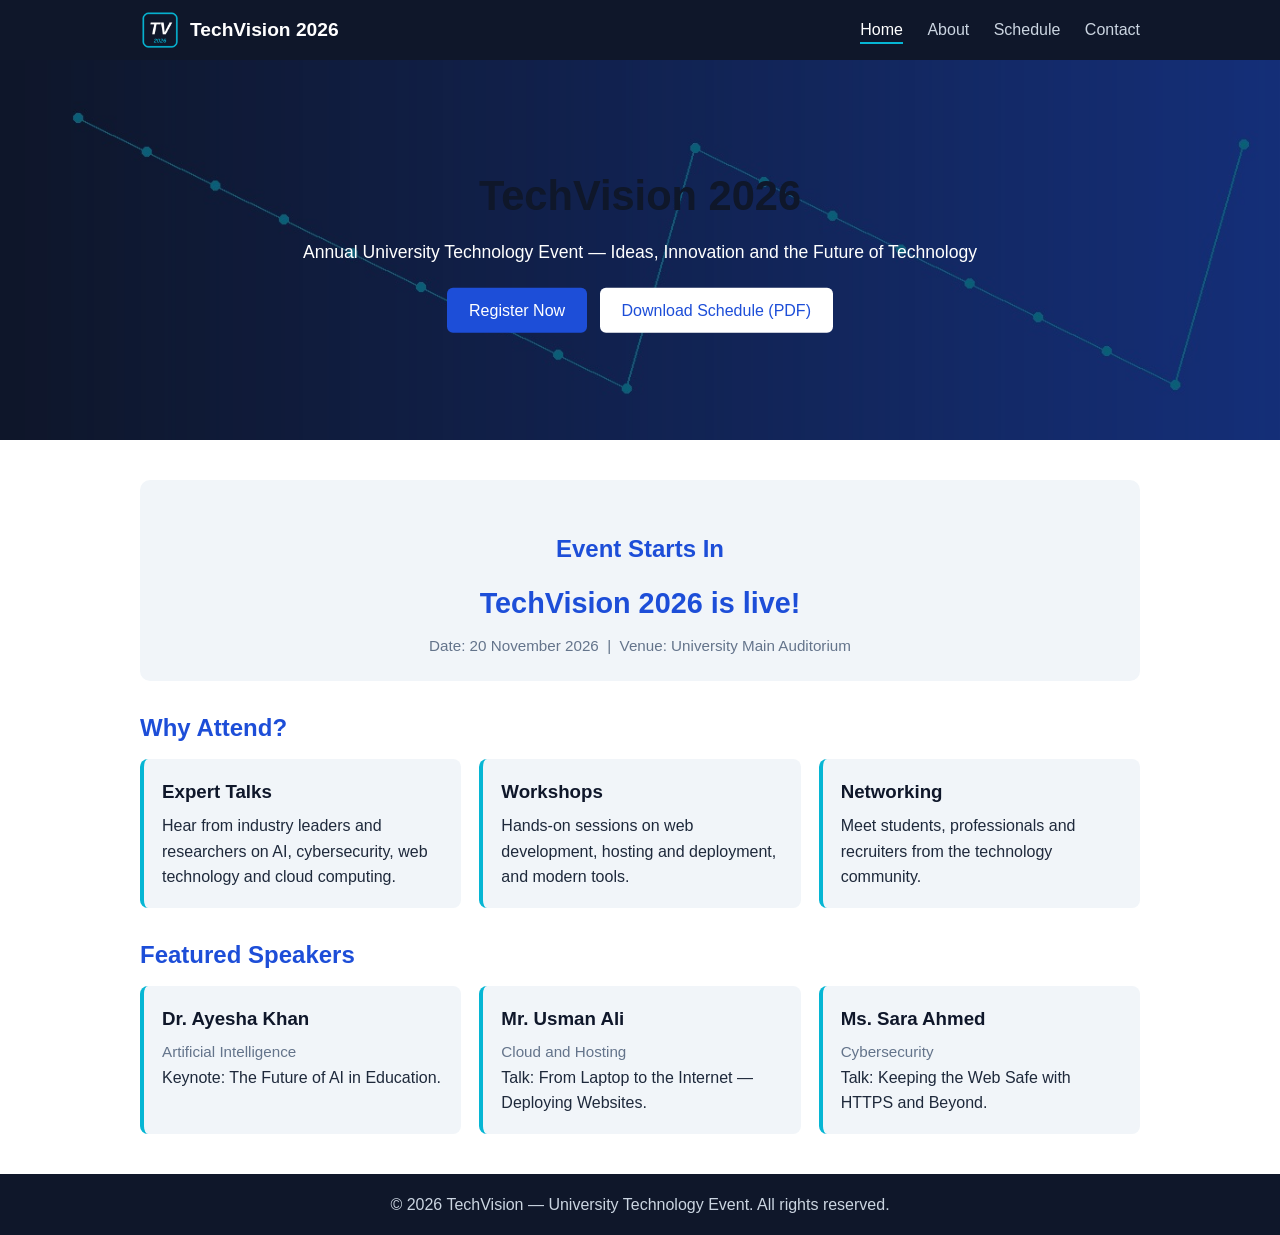
<file: index.html>
<!DOCTYPE html>
<html lang="en">
<head>
  <meta charset="UTF-8">
  <meta name="viewport" content="width=device-width, initial-scale=1.0">
  <title>TechVision 2026 | Annual University Technology Event</title>
  <link rel="stylesheet" href="css/style.css">
</head>
<body>
  <header class="site-header">
    <div class="container nav">
      <a href="index.html" class="brand"><img src="images/logo.png" alt="TechVision 2026 logo"><span>TechVision 2026</span></a>
      <nav>
        <a href="index.html" class="active">Home</a>
        <a href="about.html">About</a>
        <a href="schedule.html">Schedule</a>
        <a href="contact.html">Contact</a>
      </nav>
    </div>
  </header>

  <section class="hero">
    <img src="images/banner.jpg" alt="TechVision 2026 banner" class="hero-img">
    <div class="hero-text">
      <h1>TechVision 2026</h1>
      <p>Annual University Technology Event &mdash; Ideas, Innovation and the Future of Technology</p>
      <a href="contact.html" class="btn">Register Now</a>
      <a href="documents/schedule.pdf" class="btn btn-light" download>Download Schedule (PDF)</a>
    </div>
  </section>

  <main class="container">
    <section class="countdown-box">
      <h2>Event Starts In</h2>
      <div id="countdown">Loading...</div>
      <p class="muted">Date: 20 November 2026 &nbsp;|&nbsp; Venue: University Main Auditorium</p>
    </section>

    <section>
      <h2>Why Attend?</h2>
      <div class="grid">
        <div class="card"><h3>Expert Talks</h3><p>Hear from industry leaders and researchers on AI, cybersecurity, web technology and cloud computing.</p></div>
        <div class="card"><h3>Workshops</h3><p>Hands-on sessions on web development, hosting and deployment, and modern tools.</p></div>
        <div class="card"><h3>Networking</h3><p>Meet students, professionals and recruiters from the technology community.</p></div>
      </div>
    </section>

    <section>
      <h2>Featured Speakers</h2>
      <div class="grid">
        <div class="card"><h3>Dr. Ayesha Khan</h3><p class="muted">Artificial Intelligence</p><p>Keynote: The Future of AI in Education.</p></div>
        <div class="card"><h3>Mr. Usman Ali</h3><p class="muted">Cloud and Hosting</p><p>Talk: From Laptop to the Internet &mdash; Deploying Websites.</p></div>
        <div class="card"><h3>Ms. Sara Ahmed</h3><p class="muted">Cybersecurity</p><p>Talk: Keeping the Web Safe with HTTPS and Beyond.</p></div>
      </div>
    </section>
  </main>

  <footer class="site-footer">
    <p>&copy; 2026 TechVision &mdash; University Technology Event. All rights reserved.</p>
  </footer>

  <script src="js/script.js"></script>
</body>
</html>
</file>
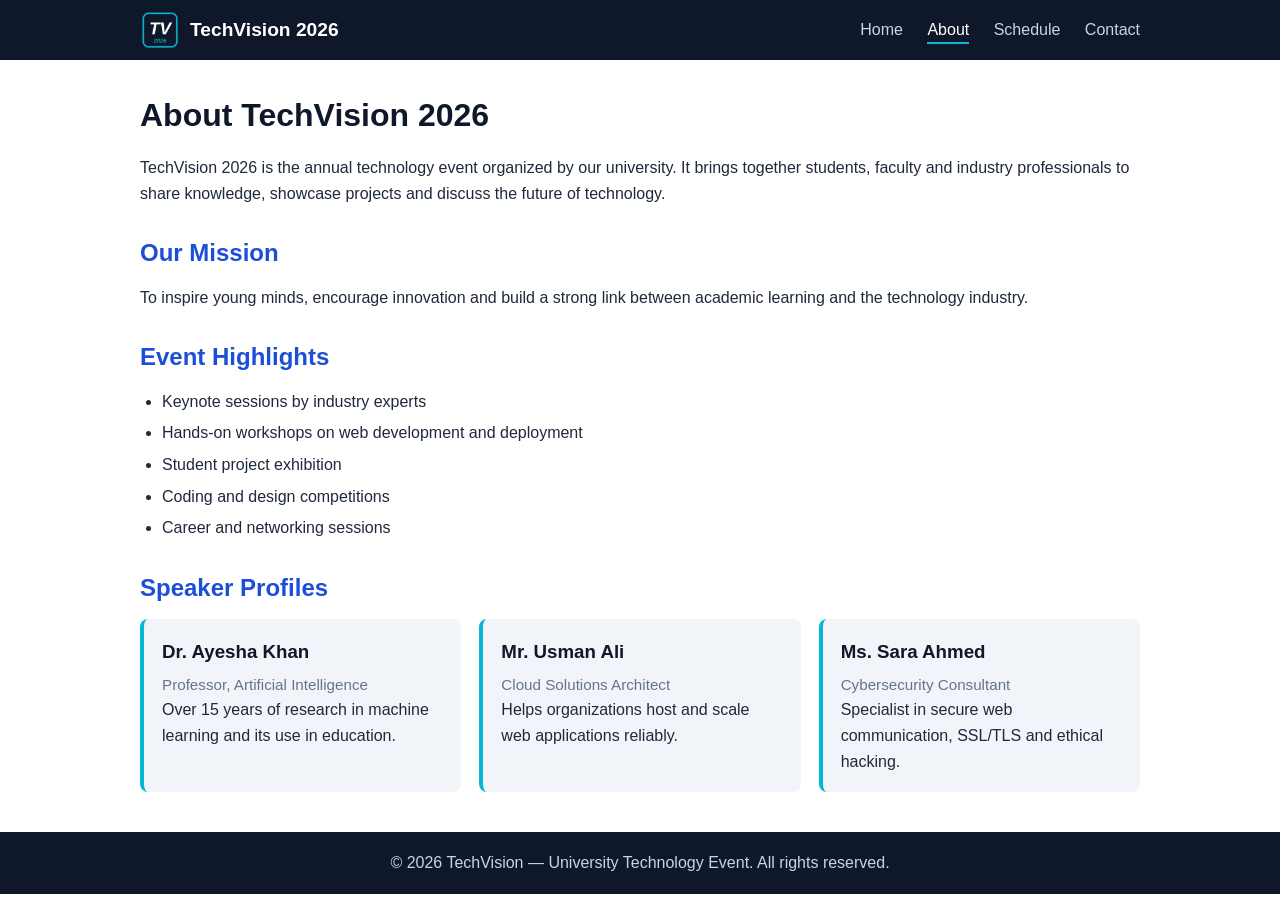
<file: about.html>
<!DOCTYPE html>
<html lang="en">
<head>
  <meta charset="UTF-8">
  <meta name="viewport" content="width=device-width, initial-scale=1.0">
  <title>About | TechVision 2026</title>
  <link rel="stylesheet" href="css/style.css">
</head>
<body>
  <header class="site-header">
    <div class="container nav">
      <a href="index.html" class="brand"><img src="images/logo.png" alt="TechVision 2026 logo"><span>TechVision 2026</span></a>
      <nav>
        <a href="index.html">Home</a>
        <a href="about.html" class="active">About</a>
        <a href="schedule.html">Schedule</a>
        <a href="contact.html">Contact</a>
      </nav>
    </div>
  </header>

  <main class="container">
    <h1>About TechVision 2026</h1>
    <p>TechVision 2026 is the annual technology event organized by our university. It brings together students, faculty and industry professionals to share knowledge, showcase projects and discuss the future of technology.</p>

    <h2>Our Mission</h2>
    <p>To inspire young minds, encourage innovation and build a strong link between academic learning and the technology industry.</p>

    <h2>Event Highlights</h2>
    <ul class="list">
      <li>Keynote sessions by industry experts</li>
      <li>Hands-on workshops on web development and deployment</li>
      <li>Student project exhibition</li>
      <li>Coding and design competitions</li>
      <li>Career and networking sessions</li>
    </ul>

    <h2>Speaker Profiles</h2>
    <div class="grid">
      <div class="card"><h3>Dr. Ayesha Khan</h3><p class="muted">Professor, Artificial Intelligence</p><p>Over 15 years of research in machine learning and its use in education.</p></div>
      <div class="card"><h3>Mr. Usman Ali</h3><p class="muted">Cloud Solutions Architect</p><p>Helps organizations host and scale web applications reliably.</p></div>
      <div class="card"><h3>Ms. Sara Ahmed</h3><p class="muted">Cybersecurity Consultant</p><p>Specialist in secure web communication, SSL/TLS and ethical hacking.</p></div>
    </div>
  </main>

  <footer class="site-footer">
    <p>&copy; 2026 TechVision &mdash; University Technology Event. All rights reserved.</p>
  </footer>

  <script src="js/script.js"></script>
</body>
</html>
</file>
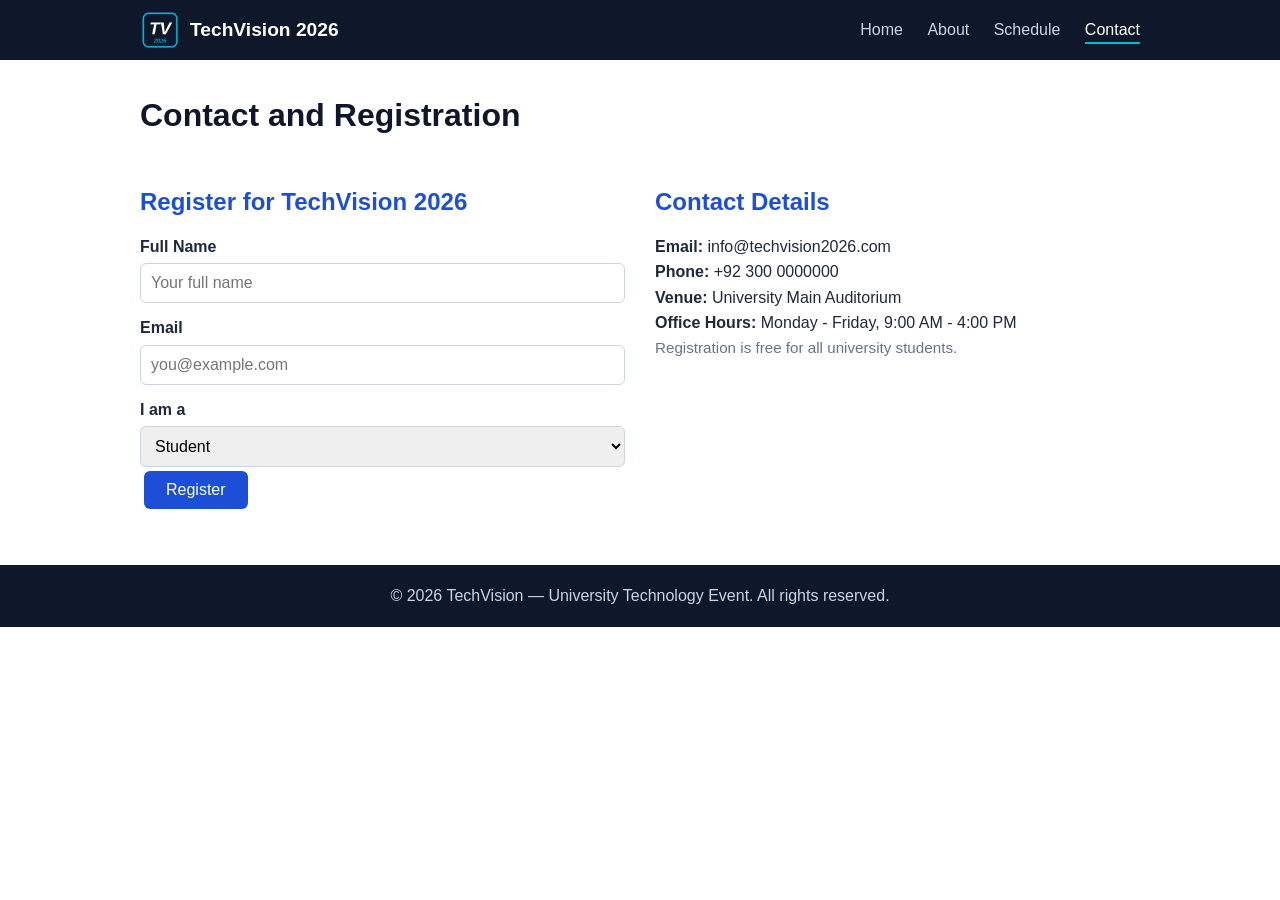
<file: contact.html>
<!DOCTYPE html>
<html lang="en">
<head>
  <meta charset="UTF-8">
  <meta name="viewport" content="width=device-width, initial-scale=1.0">
  <title>Contact and Registration | TechVision 2026</title>
  <link rel="stylesheet" href="css/style.css">
</head>
<body>
  <header class="site-header">
    <div class="container nav">
      <a href="index.html" class="brand"><img src="images/logo.png" alt="TechVision 2026 logo"><span>TechVision 2026</span></a>
      <nav>
        <a href="index.html">Home</a>
        <a href="about.html">About</a>
        <a href="schedule.html">Schedule</a>
        <a href="contact.html" class="active">Contact</a>
      </nav>
    </div>
  </header>

  <main class="container">
    <h1>Contact and Registration</h1>

    <div class="two-col">
      <section>
        <h2>Register for TechVision 2026</h2>
        <form id="regForm">
          <label for="name">Full Name</label>
          <input type="text" id="name" name="name" placeholder="Your full name">

          <label for="email">Email</label>
          <input type="email" id="email" name="email" placeholder="you@example.com">

          <label for="role">I am a</label>
          <select id="role" name="role">
            <option>Student</option>
            <option>Faculty</option>
            <option>Guest</option>
          </select>

          <button type="submit" class="btn">Register</button>
          <p id="formMsg" class="form-msg"></p>
        </form>
      </section>

      <section>
        <h2>Contact Details</h2>
        <p><strong>Email:</strong> info@techvision2026.com</p>
        <p><strong>Phone:</strong> +92 300 0000000</p>
        <p><strong>Venue:</strong> University Main Auditorium</p>
        <p><strong>Office Hours:</strong> Monday - Friday, 9:00 AM - 4:00 PM</p>
        <p class="muted">Registration is free for all university students.</p>
      </section>
    </div>
  </main>

  <footer class="site-footer">
    <p>&copy; 2026 TechVision &mdash; University Technology Event. All rights reserved.</p>
  </footer>

  <script src="js/script.js"></script>
</body>
</html>
</file>
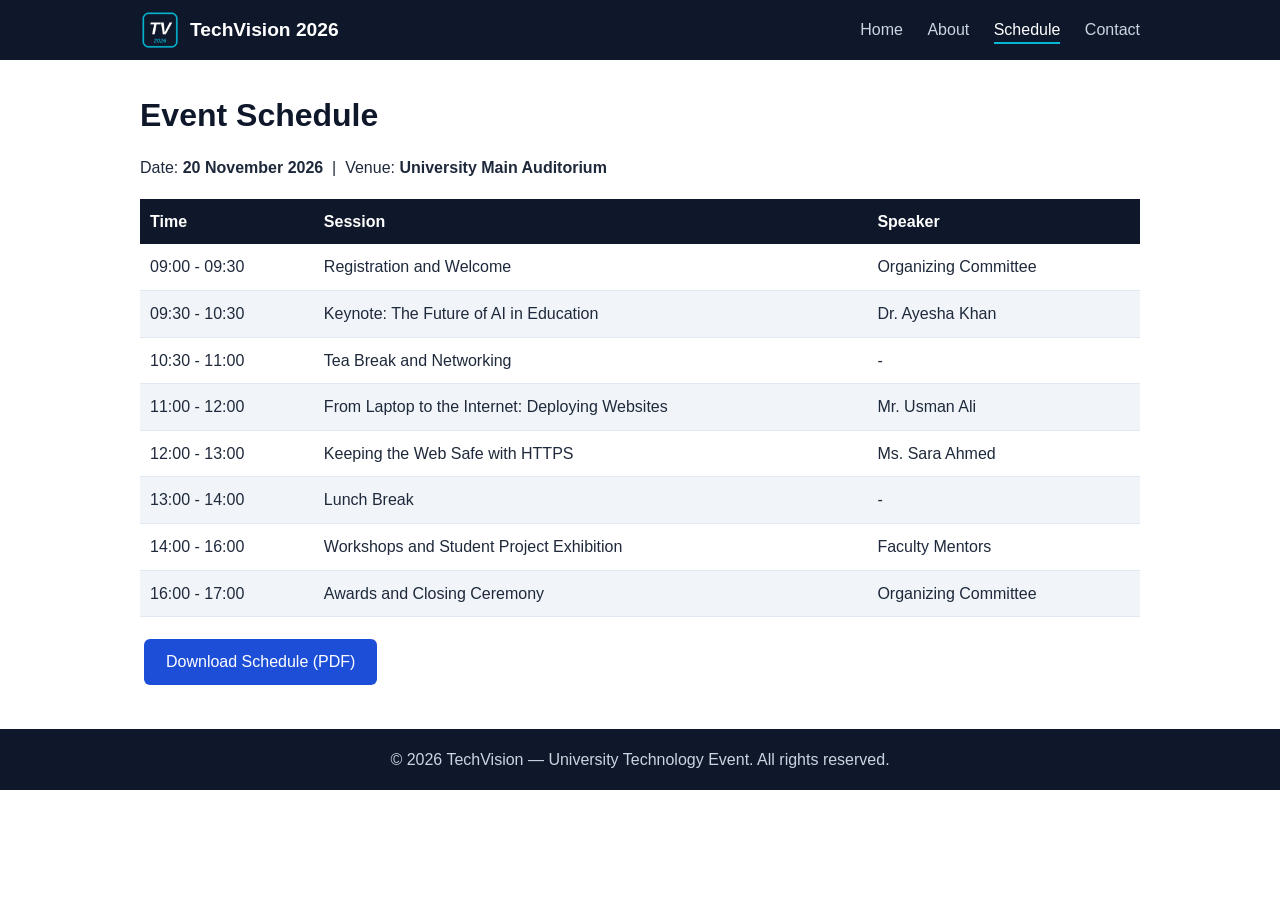
<file: schedule.html>
<!DOCTYPE html>
<html lang="en">
<head>
  <meta charset="UTF-8">
  <meta name="viewport" content="width=device-width, initial-scale=1.0">
  <title>Schedule | TechVision 2026</title>
  <link rel="stylesheet" href="css/style.css">
</head>
<body>
  <header class="site-header">
    <div class="container nav">
      <a href="index.html" class="brand"><img src="images/logo.png" alt="TechVision 2026 logo"><span>TechVision 2026</span></a>
      <nav>
        <a href="index.html">Home</a>
        <a href="about.html">About</a>
        <a href="schedule.html" class="active">Schedule</a>
        <a href="contact.html">Contact</a>
      </nav>
    </div>
  </header>

  <main class="container">
    <h1>Event Schedule</h1>
    <p>Date: <strong>20 November 2026</strong> &nbsp;|&nbsp; Venue: <strong>University Main Auditorium</strong></p>

    <table class="schedule">
      <thead>
        <tr><th>Time</th><th>Session</th><th>Speaker</th></tr>
      </thead>
      <tbody>
        <tr><td>09:00 - 09:30</td><td>Registration and Welcome</td><td>Organizing Committee</td></tr>
        <tr><td>09:30 - 10:30</td><td>Keynote: The Future of AI in Education</td><td>Dr. Ayesha Khan</td></tr>
        <tr><td>10:30 - 11:00</td><td>Tea Break and Networking</td><td>-</td></tr>
        <tr><td>11:00 - 12:00</td><td>From Laptop to the Internet: Deploying Websites</td><td>Mr. Usman Ali</td></tr>
        <tr><td>12:00 - 13:00</td><td>Keeping the Web Safe with HTTPS</td><td>Ms. Sara Ahmed</td></tr>
        <tr><td>13:00 - 14:00</td><td>Lunch Break</td><td>-</td></tr>
        <tr><td>14:00 - 16:00</td><td>Workshops and Student Project Exhibition</td><td>Faculty Mentors</td></tr>
        <tr><td>16:00 - 17:00</td><td>Awards and Closing Ceremony</td><td>Organizing Committee</td></tr>
      </tbody>
    </table>

    <p><a href="documents/schedule.pdf" class="btn" download>Download Schedule (PDF)</a></p>
  </main>

  <footer class="site-footer">
    <p>&copy; 2026 TechVision &mdash; University Technology Event. All rights reserved.</p>
  </footer>

  <script src="js/script.js"></script>
</body>
</html>
</file>
<file: css/style.css>
* { box-sizing: border-box; margin: 0; padding: 0; }

:root {
  --blue: #1d4ed8;
  --dark: #0f172a;
  --light: #f1f5f9;
  --accent: #06b6d4;
}

body {
  font-family: "Segoe UI", Arial, sans-serif;
  color: #1e293b;
  background: #ffffff;
  line-height: 1.6;
}

.container { width: 92%; max-width: 1000px; margin: 0 auto; }

/* Header */
.site-header { background: var(--dark); color: #fff; position: sticky; top: 0; z-index: 10; }
.nav { display: flex; justify-content: space-between; align-items: center; padding: 10px 0; flex-wrap: wrap; }
.brand { display: flex; align-items: center; gap: 10px; color: #fff; text-decoration: none; font-weight: 700; font-size: 1.2rem; }
.brand img { width: 40px; height: 40px; border-radius: 8px; }
nav a { color: #cbd5e1; text-decoration: none; margin-left: 20px; padding-bottom: 4px; }
nav a:hover, nav a.active { color: #fff; border-bottom: 2px solid var(--accent); }

/* Hero */
.hero { position: relative; text-align: center; color: #fff; background: var(--dark); }
.hero-img { width: 100%; max-height: 380px; object-fit: cover; opacity: 0.45; display: block; }
.hero-text { position: absolute; top: 50%; left: 50%; transform: translate(-50%, -50%); width: 90%; }
.hero-text h1 { font-size: 2.6rem; margin-bottom: 8px; }
.hero-text p { margin-bottom: 18px; font-size: 1.1rem; }

.btn {
  display: inline-block; background: var(--blue); color: #fff; padding: 10px 22px;
  border-radius: 6px; text-decoration: none; border: none; cursor: pointer; font-size: 1rem; margin: 4px;
}
.btn:hover { background: #1e40af; }
.btn-light { background: #fff; color: var(--blue); }
.btn-light:hover { background: #e2e8f0; }

/* Content */
main { padding: 30px 0 40px; }
h1 { margin-bottom: 14px; color: var(--dark); }
h2 { margin: 28px 0 12px; color: var(--blue); }
.muted { color: #64748b; font-size: 0.95rem; }

.countdown-box { background: var(--light); border-radius: 10px; text-align: center; padding: 22px; margin-top: 10px; }
#countdown { font-size: 1.8rem; font-weight: 700; color: var(--blue); margin: 8px 0; }

.grid { display: grid; grid-template-columns: repeat(auto-fit, minmax(250px, 1fr)); gap: 18px; }
.card { background: var(--light); border-left: 4px solid var(--accent); border-radius: 8px; padding: 18px; }
.card h3 { margin-bottom: 6px; color: var(--dark); }

.list { margin-left: 22px; }
.list li { margin-bottom: 6px; }

/* Table */
.schedule { width: 100%; border-collapse: collapse; margin: 18px 0; }
.schedule th { background: var(--dark); color: #fff; text-align: left; padding: 10px; }
.schedule td { padding: 10px; border-bottom: 1px solid #e2e8f0; }
.schedule tr:nth-child(even) td { background: var(--light); }

/* Form */
.two-col { display: grid; grid-template-columns: repeat(auto-fit, minmax(280px, 1fr)); gap: 30px; }
form label { display: block; margin: 12px 0 4px; font-weight: 600; }
form input, form select { width: 100%; padding: 10px; border: 1px solid #cbd5e1; border-radius: 6px; font-size: 1rem; }
.form-msg { margin-top: 12px; font-weight: 600; }
.form-msg.ok { color: #15803d; }
.form-msg.err { color: #b91c1c; }

/* Footer */
.site-footer { background: var(--dark); color: #cbd5e1; text-align: center; padding: 18px 0; }

@media (max-width: 600px) {
  .hero-text h1 { font-size: 1.7rem; }
  nav a { margin-left: 12px; }
}
</file>
